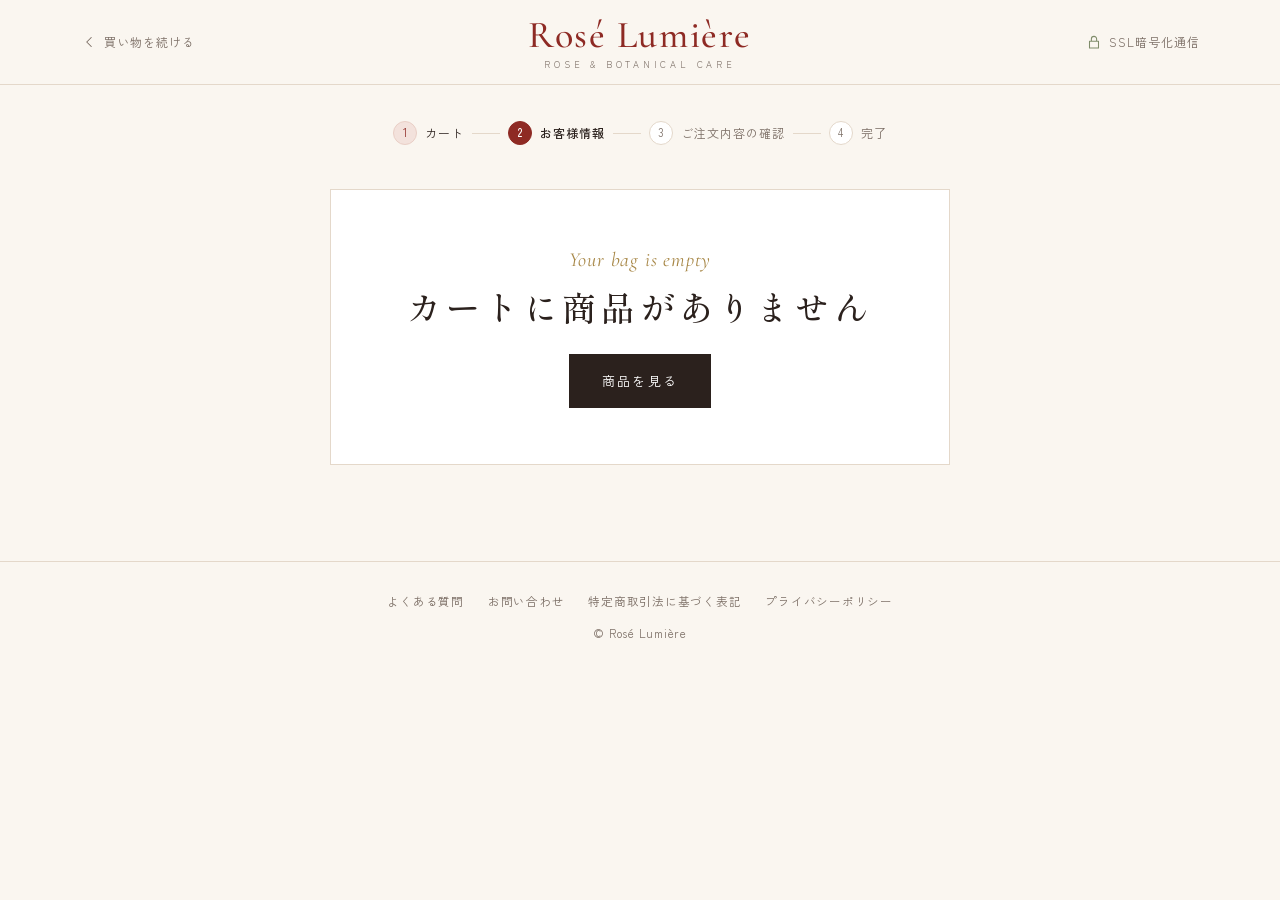
<file: checkout.html>
<!DOCTYPE html>
<html lang="ja">
<head>
<meta charset="UTF-8">
<meta name="viewport" content="width=device-width, initial-scale=1">
<title>ご購入手続き | Rosé Lumière</title>
<meta name="robots" content="noindex">
<meta name="theme-color" content="#8e2a24">
<link rel="icon" href="data:image/svg+xml,%3Csvg xmlns='http://www.w3.org/2000/svg' viewBox='0 0 64 64'%3E%3Crect width='64' height='64' rx='14' fill='%238e2a24'/%3E%3Ctext x='32' y='45' font-family='Georgia,serif' font-size='38' font-style='italic' text-anchor='middle' fill='%23e2cd94'%3ER%3C/text%3E%3C/svg%3E">
<link rel="preconnect" href="https://fonts.googleapis.com">
<link rel="preconnect" href="https://fonts.gstatic.com" crossorigin>
<link href="https://fonts.googleapis.com/css2?family=Cormorant+Garamond:ital,wght@0,400;0,500;0,600;1,400;1,500&family=Shippori+Mincho:wght@400;500;600&family=Zen+Kaku+Gothic+New:wght@400;500&display=swap" rel="stylesheet">
<link rel="stylesheet" href="css/style.css">
<link rel="stylesheet" href="css/checkout.css">
</head>
<body class="co-page">

<header class="co-header">
  <div class="co-header-inner">
    <a href="index.html#products" class="co-back">
      <svg viewBox="0 0 24 24" aria-hidden="true"><path d="M15 6l-6 6 6 6"/></svg><span>買い物を続ける</span>
    </a>
    <a href="index.html" class="logo" aria-label="Rosé Lumière ホーム">
      <span class="logo-en">Rosé Lumière</span>
      <span class="logo-ja">ROSE &amp; BOTANICAL CARE</span>
    </a>
    <p class="co-secure"><svg viewBox="0 0 24 24" aria-hidden="true"><path d="M6 11h12v9H6z M8.5 11V8a3.5 3.5 0 0 1 7 0v3"/></svg><span>SSL暗号化通信</span></p>
  </div>
</header>

<main class="co-main">
  <ol class="co-steps" aria-label="ご購入の流れ">
    <li class="done"><span>1</span>カート</li>
    <li class="current" data-step="form" aria-current="step"><span>2</span>お客様情報</li>
    <li data-step="review"><span>3</span><i class="co-step-lbl"><em class="pc-only">ご注文内容の</em>確認</i></li>
    <li data-step="done"><span>4</span>完了</li>
  </ol>

  <!-- ===== 商品が無いとき ===== -->
  <section class="co-empty" id="coEmpty" hidden>
    <p class="section-en">Your bag is empty</p>
    <h1 class="section-title">カートに商品がありません</h1>
    <a href="index.html#products" class="btn btn-dark">商品を見る</a>
  </section>

  <div class="co-grid" id="coGrid">
    <!-- ===== 入力フォーム ===== -->
    <form class="co-form" id="coForm" novalidate>
      <h1 class="co-title">お客様情報の入力</h1>

      <fieldset class="co-box">
        <legend>ご連絡先</legend>
        <div class="co-row">
          <label class="co-field"><span class="co-label">メールアドレス<span class="req">必須</span></span>
            <input type="email" name="email" required autocomplete="email" inputmode="email" placeholder="example@mail.com">
            <span class="co-err">メールアドレスを正しく入力してください</span>
          </label>
          <label class="co-field"><span class="co-label">電話番号<span class="req">必須</span></span>
            <input type="tel" name="tel" required autocomplete="tel" inputmode="tel" pattern="0\d{1,4}-?\d{1,4}-?\d{3,4}" placeholder="090-1234-5678">
            <span class="co-err">電話番号を正しく入力してください</span>
          </label>
        </div>
      </fieldset>

      <fieldset class="co-box">
        <legend>お届け先</legend>
        <div class="co-row">
          <label class="co-field"><span class="co-label">姓<span class="req">必須</span></span>
            <input type="text" name="lastName" required autocomplete="family-name" placeholder="山田">
            <span class="co-err">姓を入力してください</span>
          </label>
          <label class="co-field"><span class="co-label">名<span class="req">必須</span></span>
            <input type="text" name="firstName" required autocomplete="given-name" placeholder="花子">
            <span class="co-err">名を入力してください</span>
          </label>
        </div>
        <div class="co-row">
          <label class="co-field"><span class="co-label">郵便番号<span class="req">必須</span></span>
            <input type="text" name="zip" required autocomplete="postal-code" inputmode="numeric" pattern="\d{3}-?\d{4}" maxlength="8" placeholder="123-4567">
            <span class="co-err">7桁の郵便番号を入力してください</span>
          </label>
          <label class="co-field"><span class="co-label">都道府県<span class="req">必須</span></span>
            <select name="pref" required autocomplete="address-level1"><option value="">選択してください</option></select>
            <span class="co-err">都道府県を選択してください</span>
          </label>
        </div>
        <label class="co-field"><span class="co-label">市区町村・番地<span class="req">必須</span></span>
          <input type="text" name="address" required autocomplete="address-line1" placeholder="渋谷区神宮前1-2-3">
          <span class="co-err">市区町村・番地を入力してください</span>
        </label>
        <label class="co-field"><span class="co-label">建物名・部屋番号<span class="opt">任意</span></span>
          <input type="text" name="building" autocomplete="address-line2" placeholder="ローズマンション 101">
        </label>
      </fieldset>

      <fieldset class="co-box">
        <legend>配送</legend>
        <div class="co-row">
          <label class="co-field"><span class="co-label">お届け希望日
            </span><select name="date" id="coDate"><option value="">指定なし（最短でお届け）</option></select>
          </label>
          <label class="co-field"><span class="co-label">お届け時間帯
            </span><select name="time">
              <option value="">指定なし</option><option>午前中</option><option>14〜16時</option>
              <option>16〜18時</option><option>18〜20時</option><option>19〜21時</option>
            </select>
          </label>
        </div>
        <label class="co-check">
          <input type="checkbox" name="gift" id="coGift">
          <span><strong>ギフト包装を希望する（無料）</strong><small>リボン付きのボックスでお届けします</small></span>
        </label>
        <div class="co-gift" id="coGiftBox" hidden>
          <label class="co-field"><span class="co-label">メッセージカード<span class="opt">任意・100文字まで</span></span>
            <textarea name="message" rows="3" maxlength="100" placeholder="いつもありがとう。"></textarea>
            <span class="co-count"><span id="coMsgCount">0</span> / 100</span>
          </label>
          <label class="co-check co-check-sm">
            <input type="checkbox" name="hidePrice" checked>
            <span>納品書に金額を記載しない</span>
          </label>
        </div>
      </fieldset>

      <fieldset class="co-box">
        <legend>お支払い方法</legend>
        <div class="co-pay">
          <label class="co-radio">
            <input type="radio" name="pay" value="card" checked>
            <span><strong>クレジットカード</strong><small>VISA / Mastercard / JCB / AMEX / Diners。ご注文確定後、決済代行会社の安全な画面でカード情報を入力します。</small></span>
          </label>
          <label class="co-radio">
            <input type="radio" name="pay" value="konbini">
            <span><strong>コンビニ払い</strong><small>ご注文後、お支払い番号をメールでお送りします。ご入金確認後の発送です。</small></span>
          </label>
          <label class="co-radio">
            <input type="radio" name="pay" value="cod">
            <span><strong>代金引換</strong><small>商品お受け取り時に配達員へお支払いください。手数料 ¥330</small></span>
          </label>
          <label class="co-radio">
            <input type="radio" name="pay" value="bank">
            <span><strong>銀行振込（前払い）</strong><small>ご注文後、振込先をメールでお送りします。ご入金確認後の発送です。</small></span>
          </label>
        </div>
      </fieldset>

      <div class="co-submit">
        <p class="co-form-err" role="alert"></p>
        <button type="submit" class="btn btn-dark btn-block">ご注文内容の確認へ進む</button>
        <a href="index.html#products" class="co-sublink">買い物を続ける</a>
      </div>
    </form>

    <!-- ===== 確認画面（特定商取引法 第12条の6 に対応した最終確認） ===== -->
    <section class="co-review" id="coReview" hidden aria-labelledby="reviewTitle">
      <h1 class="co-title" id="reviewTitle" tabindex="-1">ご注文内容の確認</h1>
      <p class="co-lead">以下の内容でよろしければ「注文を確定する」を押してください。まだご注文は確定していません。</p>
      <dl class="co-dl" id="coReviewList"></dl>
      <div class="co-policy">
        <h2>返品・キャンセルについて</h2>
        <p>商品の性質上、お客様都合による開封後の返品はお受けできません。未開封の場合は、商品到着後8日以内にご連絡ください（返送料はお客様負担）。不良品・誤配送の場合は送料当社負担で交換いたします。ご注文確定後のキャンセルは、発送前に限り承ります。</p>
      </div>
      <label class="co-check">
        <input type="checkbox" id="coAgree">
        <span><a href="#">特定商取引法に基づく表記</a>・<a href="#">プライバシーポリシー</a>に同意する</span>
      </label>
      <div class="co-submit">
        <p class="co-form-err" id="coAgreeErr" role="alert"></p>
        <button type="button" class="btn btn-dark btn-block" id="coPlace">注文を確定する</button>
        <button type="button" class="co-sublink" id="coEdit">入力内容を修正する</button>
      </div>
    </section>

    <!-- ===== ご注文内容（右側） ===== -->
    <aside class="co-summary" aria-label="ご注文内容">
      <button type="button" class="co-sum-toggle" aria-expanded="false" aria-controls="coSumBody">
        <span>ご注文内容を表示</span><strong class="co-sum-total">¥0</strong>
      </button>
      <div class="co-sum-body" id="coSumBody">
        <h2 class="co-sum-h">ご注文内容 <span id="coBuyNowTag" class="co-tag" hidden>この商品のみ購入</span></h2>
        <ul class="co-items" id="coItems"></ul>
        <form class="co-coupon" id="coCoupon" novalidate>
          <label class="sr-only" for="coCouponInput">クーポンコード</label>
          <input type="text" id="coCouponInput" placeholder="クーポンコード" autocomplete="off" autocapitalize="characters">
          <button type="submit" class="btn btn-line">適用</button>
        </form>
        <p class="co-coupon-msg" id="coCouponMsg" role="status"></p>
        <dl class="totals co-totals" id="coTotals"></dl>
        <p class="co-ship-note" id="coShipNote"></p>
      </div>
    </aside>
  </div>

  <!-- ===== 完了画面 ===== -->
  <section class="co-done" id="coDone" hidden aria-labelledby="doneTitle">
    <div class="co-done-mark" aria-hidden="true"><svg viewBox="0 0 24 24"><path d="M5 12.5l4.5 4.5L19 7.5"/></svg></div>
    <p class="section-en">Thank you</p>
    <h1 class="section-title" id="doneTitle" tabindex="-1">ご注文ありがとうございました</h1>
    <p class="co-order-no">ご注文番号 <strong id="coOrderNo"></strong></p>
    <p class="co-done-text" id="coDoneText"></p>
    <p class="co-demo">※ これはデモサイトです。実際の注文・決済・メール送信は行われていません。</p>
    <a href="index.html" class="btn btn-dark">トップページへ戻る</a>
  </section>
</main>

<footer class="co-footer">
  <ul>
    <li><a href="index.html#faq">よくある質問</a></li>
    <li><a href="index.html#contact">お問い合わせ</a></li>
    <li><a href="#">特定商取引法に基づく表記</a></li>
    <li><a href="#">プライバシーポリシー</a></li>
  </ul>
  <p>&copy; Rosé Lumière</p>
</footer>

<script src="js/products.js"></script>
<script src="js/checkout.js"></script>
</body>
</html>
</file>
<file: css/style.css>
@charset "UTF-8";
/* =========================================================
   Rosé Lumière — style.css
   色・フォントは :root の変数を変えるだけで全体に反映されます
   ========================================================= */
:root {
  --ruby: #8e2a24;
  --ruby-dark: #5e1a16;
  --rose: #c9776c;
  --blush: #f3e2dc;
  --blush-deep: #e9cfc6;
  --sage: #7f8c6a;
  --gold: #a88848;
  --gold-light: #e2cd94;
  --ivory: #faf6f0;
  --paper: #f2ebe1;
  --ink: #2b211d;
  --muted: #7c6f66;
  --line: #e4d8ca;
  --white: #fff;

  --serif-en: "Cormorant Garamond", "Times New Roman", serif;
  --serif-ja: "Shippori Mincho", "Hiragino Mincho ProN", "Yu Mincho", serif;
  --sans: "Zen Kaku Gothic New", "Hiragino Sans", "Yu Gothic", "Meiryo", sans-serif;

  --header-h: 64px; /* スクロール中に見えているメニューバーの高さ */
  --ease: cubic-bezier(.22, .61, .36, 1);
}

*, *::before, *::after { box-sizing: border-box; }
html { scroll-behavior: smooth; scroll-padding-top: calc(var(--header-h) + 8px); }
body {
  margin: 0;
  font-family: var(--serif-ja);
  color: var(--ink);
  background: var(--ivory);
  line-height: 1.95;
  font-size: 15px;
  letter-spacing: .05em;
  -webkit-font-smoothing: antialiased;
  overflow-x: hidden;
}
body.lock { overflow: hidden; }
img { display: block; max-width: 100%; height: auto; }
a { color: inherit; text-decoration: none; transition: color .25s, opacity .25s; }
h1, h2, h3, p, ul, ol, dl, dd, blockquote, figure { margin: 0; padding: 0; }
ul, ol { list-style: none; }
em { font-style: normal; color: var(--ruby); }
button { font: inherit; color: inherit; }
.sr-only { position: absolute; width: 1px; height: 1px; overflow: hidden; clip: rect(0 0 0 0); white-space: nowrap; }
:focus-visible { outline: 2px solid var(--rose); outline-offset: 3px; }

.container { width: min(1200px, 100% - 40px); margin-inline: auto; }

/* ---------- ボタン ---------- */
.btn {
  display: inline-flex; align-items: center; justify-content: center;
  padding: 1em 2.4em; border: 1px solid transparent; border-radius: 0;
  font-family: var(--sans); font-size: 13px; letter-spacing: .18em;
  cursor: pointer; transition: background .3s, color .3s, border-color .3s;
}
.btn-dark { background: var(--ink); color: var(--white); }
.btn-dark:hover { background: var(--ruby); }
.btn-line { border-color: var(--ink); color: var(--ink); background: transparent; }
.btn-line:hover { background: var(--ink); color: var(--white); }
.btn-light { background: var(--white); color: var(--ink); }
.btn-light:hover { background: var(--gold-light); }
.btn-block { width: 100%; }
.text-link {
  display: inline-flex; align-items: center; gap: .8em; margin-top: 28px;
  font-family: var(--sans); font-size: 13px; letter-spacing: .14em; color: var(--ink);
  border-bottom: 1px solid var(--ink); padding-bottom: 4px;
}
.text-link::after { content: "→"; transition: transform .3s; }
.text-link:hover { color: var(--ruby); border-color: var(--ruby); }
.text-link:hover::after { transform: translateX(4px); }

.icon-btn {
  position: relative; display: inline-grid; place-items: center;
  width: 44px; height: 44px; padding: 0; background: none; border: 0; cursor: pointer; color: var(--ink);
}
.icon-btn svg { width: 22px; height: 22px; fill: none; stroke: currentColor; stroke-width: 1.3; stroke-linejoin: round; stroke-linecap: round; }
.icon-btn:hover { color: var(--ruby); }

/* ---------- お知らせバー ---------- */
.announce { background: var(--ruby-dark); color: #f7e9e4; font-family: var(--sans); font-size: 12px; letter-spacing: .12em; }
.announce-track { position: relative; height: 36px; overflow: hidden; }
.announce-track p {
  /* display:grid だと <strong> が別の行になり、スマホで文字が切れていたため block に */
  position: absolute; inset: 0; display: block; line-height: 36px; padding: 0 16px; text-align: center;
  white-space: nowrap; overflow: hidden; text-overflow: ellipsis;
  opacity: 0; transform: translateY(100%); transition: opacity .6s var(--ease), transform .6s var(--ease);
}
.announce-track p.is-active { opacity: 1; transform: none; }
.announce-track p.is-leaving { opacity: 0; transform: translateY(-100%); }
.announce strong { color: var(--gold-light); font-weight: 500; }

/* ---------- ヘッダー ---------- */
/* PC：上段＝ロゴ、下段＝目立つメニューバー（スクロールするとメニューバーだけ上に残ります） */
.site-header {
  --logo-h: 88px;
  position: sticky; top: calc(-1 * var(--logo-h)); z-index: 60;
  background: var(--ivory);
  box-shadow: 0 6px 24px rgba(60, 20, 10, .08);
}
.header-inner {
  display: grid; grid-template-columns: 1fr auto 1fr; grid-template-areas: "toggle logo icons" "nav nav nav";
  align-items: center;
}
.nav-toggle { grid-area: toggle; }
.logo { grid-area: logo; height: var(--logo-h); justify-content: center; }
.header-icons { grid-area: icons; justify-self: end; padding-right: 20px; }
.gnav { grid-area: nav; }

.logo { display: flex; flex-direction: column; align-items: center; line-height: 1; color: var(--ruby); }
.logo-en { font-family: var(--serif-en); font-size: 38px; font-weight: 500; letter-spacing: .04em; }
.logo-ja { font-family: var(--sans); font-size: 9px; letter-spacing: .42em; color: var(--muted); margin-top: 6px; }

.gnav { background: var(--ruby); }
.gnav ul { display: flex; justify-content: center; width: min(1280px, 100%); margin-inline: auto; }
.gnav ul li { flex: 1; max-width: 190px; position: relative; }
.gnav ul li + li::before {
  content: ""; position: absolute; left: 0; top: 50%; height: 26px; width: 1px;
  background: rgba(255,255,255,.2); transform: translateY(-50%);
}
.gnav ul a {
  position: relative; display: flex; flex-direction: column; align-items: center; justify-content: center;
  height: 64px; padding: 0 8px; color: var(--white); line-height: 1.25; text-align: center;
  transition: background .3s;
}
.gnav ul a .en { font-family: var(--serif-en); font-size: 19px; font-weight: 500; letter-spacing: .06em; }
.gnav ul a .ja { font-family: var(--sans); font-size: 11px; color: var(--gold-light); letter-spacing: .12em; margin-top: 3px; }
.gnav ul a::after {
  content: ""; position: absolute; left: 22%; right: 22%; bottom: 10px; height: 2px; background: var(--gold-light);
  transform: scaleX(0); transition: transform .35s var(--ease);
}
.gnav ul a:hover, .gnav ul a.is-current { background: var(--ruby-dark); color: var(--white); }
.gnav ul a:hover::after, .gnav ul a.is-current::after { transform: scaleX(1); }
.gnav ul li:first-child a { background: var(--gold); }
.gnav ul li:first-child a .ja { color: var(--white); }
.gnav ul li:first-child a:hover { background: #8f7238; }
.gnav-foot { display: none; }
.header-icons { display: flex; gap: 4px; }
.cart-count {
  position: absolute; top: 4px; right: 2px; min-width: 18px; height: 18px; padding: 0 5px;
  border-radius: 9px; background: var(--ruby); color: var(--white);
  font-family: var(--sans); font-size: 10px; line-height: 18px; text-align: center; letter-spacing: 0;
  transition: transform .3s;
}
.cart-count.bump { transform: scale(1.35); }
.nav-toggle { display: none; }
.nav-toggle span { position: absolute; left: 12px; right: 12px; height: 1px; background: var(--ink); transition: transform .3s, opacity .3s; }
.nav-toggle span:nth-child(1) { top: 16px; }
.nav-toggle span:nth-child(2) { top: 22px; }
.nav-toggle span:nth-child(3) { top: 28px; }
.nav-open .nav-toggle span:nth-child(1) { transform: translateY(6px) rotate(45deg); }
.nav-open .nav-toggle span:nth-child(2) { opacity: 0; }
.nav-open .nav-toggle span:nth-child(3) { transform: translateY(-6px) rotate(-45deg); }

/* ---------- ヒーロー ---------- */
.hero {
  position: relative; display: grid; grid-template-columns: 1fr 1fr;
  height: min(calc(100vh - 188px), 820px);
  height: min(calc(100svh - 188px), 820px);
  min-height: 580px; background: var(--blush);
}
.hero-media { position: relative; overflow: hidden; order: 2; }
.hero-media img {
  position: absolute; inset: 0; width: 100%; height: 100%; object-fit: cover; object-position: 50% 30%;
  animation: kenburns 18s ease-out forwards;
}
@keyframes kenburns { from { transform: scale(1.12); } to { transform: scale(1); } }
.hero-content {
  display: flex; flex-direction: column; justify-content: center;
  padding: 60px clamp(24px, 6vw, 96px);
  animation: fadeUp 1.2s .2s var(--ease) both;
}
@keyframes fadeUp { from { opacity: 0; transform: translateY(30px); } to { opacity: 1; transform: none; } }
.eyebrow { font-family: var(--sans); font-size: 12px; letter-spacing: .3em; color: var(--ruby); text-transform: uppercase; }
.hero h1 { font-weight: 400; margin-top: 20px; }
.hero-en {
  display: block; font-family: var(--serif-en); font-weight: 400;
  font-size: clamp(48px, 6.4vw, 96px); line-height: 1; letter-spacing: -.005em; color: var(--ink);
}
.hero-en em { font-style: italic; color: var(--ruby); }
.hero-ja { display: block; margin-top: 28px; font-size: clamp(17px, 1.7vw, 22px); letter-spacing: .24em; }
.hero-lead { margin-top: 18px; color: var(--muted); font-size: 14px; }
.hero-actions { margin-top: 40px; display: flex; gap: 12px; flex-wrap: wrap; }
.scroll-cue {
  position: absolute; left: clamp(24px, 6vw, 96px); bottom: 28px;
  font-family: var(--sans); font-size: 10px; letter-spacing: .3em; color: var(--muted);
  display: flex; align-items: center; gap: 14px;
}
.scroll-cue::after { content: ""; width: 60px; height: 1px; background: var(--muted); transform-origin: left; animation: line 2.4s ease-in-out infinite; }
@keyframes line { 0% { transform: scaleX(0); } 50% { transform: scaleX(1); transform-origin: left; } 51% { transform-origin: right; } 100% { transform: scaleX(0); transform-origin: right; } }

/* ---------- カテゴリー ---------- */
.categories { padding: 56px 0 24px; }
.cat-list { display: grid; grid-template-columns: repeat(5, 1fr); gap: 20px; }
.cat-list a { display: flex; flex-direction: column; align-items: center; text-align: center; }
.cat-img { width: min(140px, 100%); aspect-ratio: 1; border-radius: 50%; overflow: hidden; background: var(--paper); }
.cat-img img { width: 100%; height: 100%; object-fit: cover; transition: transform .6s var(--ease); }
.cat-list a:hover .cat-img img { transform: scale(1.08); }
.cat-en { font-family: var(--serif-en); font-size: 19px; margin-top: 14px; line-height: 1.2; }
.cat-ja { font-family: var(--sans); font-size: 11px; color: var(--muted); letter-spacing: .14em; }
.cat-list a:hover .cat-en { color: var(--ruby); }

/* ---------- セクション共通 ---------- */
.section { padding: clamp(80px, 10vw, 140px) 0; }
.section-head { text-align: center; margin-bottom: 56px; }
.section-head.left { text-align: left; margin-bottom: 36px; }
.section-en { font-family: var(--serif-en); font-style: italic; font-size: 20px; color: var(--gold); letter-spacing: .04em; line-height: 1.4; }
.section-title { font-size: clamp(24px, 2.8vw, 34px); font-weight: 500; letter-spacing: .14em; line-height: 1.6; margin-top: 6px; }
.section-desc { margin-top: 18px; color: var(--muted); font-size: 14px; }

/* ---------- 商品 ---------- */
.products { padding-top: 80px; }
.filter { display: flex; justify-content: center; gap: 10px; flex-wrap: wrap; }
.chip {
  padding: .5em 1.6em; border: 1px solid var(--line); background: transparent; border-radius: 999px;
  font-family: var(--sans); font-size: 12.5px; letter-spacing: .1em; cursor: pointer; transition: all .25s;
}
.chip:hover { border-color: var(--ink); }
.chip.is-active { background: var(--ink); border-color: var(--ink); color: var(--white); }
.product-grid { display: grid; grid-template-columns: repeat(4, 1fr); gap: 36px 24px; }
.product.is-hidden { display: none; }
.product-media { position: relative; aspect-ratio: 4 / 5; overflow: hidden; background: var(--paper); }
.product-media img { width: 100%; height: 100%; object-fit: cover; transition: transform 1s var(--ease); }
.product:hover .product-media img { transform: scale(1.06); }
.product { display: flex; flex-direction: column; }
.product-info { flex: 1; display: flex; flex-direction: column; }
.product-row { margin-top: auto !important; padding-top: 12px; }
.product-actions { display: flex; gap: 8px; margin-top: 14px; }
.btn-buy { flex: 1; padding: .95em 1em; letter-spacing: .14em; }
.btn-cart {
  flex: none; width: 46px; display: grid; place-items: center; padding: 0; cursor: pointer;
  border: 1px solid var(--ink); background: transparent; color: var(--ink); transition: background .3s, color .3s;
}
.btn-cart svg { width: 20px; height: 20px; fill: none; stroke: currentColor; stroke-width: 1.3; stroke-linejoin: round; stroke-linecap: round; }
.btn-cart:hover { background: var(--ink); color: var(--white); }
.shop-toolbar { display: flex; justify-content: space-between; align-items: center; gap: 16px; flex-wrap: wrap; margin: -24px 0 36px; }
.shop-toolbar .filter { margin: 0; }
.toolbar-right { display: flex; align-items: center; gap: 16px; }
.result-count { font-family: var(--sans); font-size: 12px; color: var(--muted); letter-spacing: .08em; }
.sort select {
  appearance: none; -webkit-appearance: none; font-family: var(--sans); font-size: 12.5px; letter-spacing: .06em; color: var(--ink);
  padding: .55em 2.4em .55em 1.1em; border: 1px solid var(--line); border-radius: 999px; cursor: pointer;
  background: var(--white) url("data:image/svg+xml,%3Csvg xmlns='http://www.w3.org/2000/svg' viewBox='0 0 12 8'%3E%3Cpath d='M1 1l5 5 5-5' fill='none' stroke='%237c6f66' stroke-width='1.3'/%3E%3C/svg%3E") no-repeat right 1em center / 10px;
}
.sort select:hover { border-color: var(--ink); }
.noscript { text-align: center; color: var(--muted); }
.badge-limited { background: var(--gold); color: var(--white); }
.link-btn { background: none; border-top: 0; border-left: 0; border-right: 0; cursor: pointer; padding-left: 0; padding-right: 0; }
.badge {
  position: absolute; top: 12px; left: 12px; z-index: 1;
  background: var(--white); color: var(--ruby); font-family: var(--serif-en); font-style: italic;
  font-size: 14px; padding: 2px 12px; letter-spacing: .04em;
}
.badge-new { background: var(--ruby); color: var(--white); }
.product-info { padding-top: 16px; }
.product-cat { font-family: var(--serif-en); font-style: italic; color: var(--gold); font-size: 15px; line-height: 1.4; }
.product h3 { font-size: 15.5px; font-weight: 500; line-height: 1.6; margin-top: 4px; }
.product-desc { font-family: var(--sans); font-size: 12.5px; color: var(--muted); margin-top: 8px; line-height: 1.8; }
.product-row { display: flex; align-items: baseline; justify-content: space-between; gap: 8px; margin-top: 12px; flex-wrap: wrap; }
.price { font-family: var(--serif-en); font-size: 21px; font-weight: 500; }
.price small { font-family: var(--sans); font-size: 10px; color: var(--muted); margin-left: 4px; }
/* 評価の星：--r（0〜5）の値だけ金色に塗られます */
.rating { display: inline-flex; align-items: center; gap: 6px; font-size: 11px; letter-spacing: .05em; }
.stars::before {
  content: "★★★★★"; letter-spacing: .08em;
  background: linear-gradient(90deg, var(--gold) calc(var(--r, 5) / 5 * 100%), var(--line) 0);
  -webkit-background-clip: text; background-clip: text; color: transparent;
}
.rating small { color: var(--muted); font-family: var(--sans); }
.product-cat .size { font-family: var(--sans); font-style: normal; font-size: 10.5px; color: var(--muted); letter-spacing: .06em; margin-left: 6px; }
.qv-link { padding: 0; border: 0; background: none; cursor: pointer; text-align: left; font: inherit; letter-spacing: inherit; line-height: inherit; }
.qv-link:hover { color: var(--ruby); }
.qv-open {
  position: absolute; inset: 0; z-index: 0; border: 0; background: transparent; cursor: pointer; padding: 0;
  display: grid; place-items: center;
}
.qv-open span {
  font-family: var(--sans); font-size: 11.5px; letter-spacing: .18em; color: var(--ink);
  background: rgba(250, 246, 240, .9); padding: .6em 1.4em; border-radius: 999px;
  opacity: 0; transform: translateY(-6px); transition: opacity .35s, transform .35s var(--ease);
}
.product:hover .qv-open span, .qv-open:focus-visible span { opacity: 1; transform: none; }

/* ---------- 安心ポイント ---------- */
.perks { padding: 8px 0 0; }
.perk-list {
  display: grid; grid-template-columns: repeat(4, 1fr);
  border-block: 1px solid var(--line);
}
.perk-list li { display: flex; align-items: center; justify-content: center; gap: 14px; padding: 22px 12px; }
.perk-list li + li { border-left: 1px solid var(--line); }
.perk-list svg { flex: none; width: 28px; height: 28px; fill: none; stroke: var(--ruby); stroke-width: 1.2; stroke-linejoin: round; stroke-linecap: round; }
.perk-list div { display: flex; flex-direction: column; line-height: 1.5; }
.perk-list strong { font-weight: 500; font-size: 13.5px; letter-spacing: .08em; }
.perk-list span { font-family: var(--sans); font-size: 11px; color: var(--muted); letter-spacing: .06em; }

/* ---------- ストーリー ---------- */
.story { background: var(--paper); }
.story-grid { display: grid; grid-template-columns: 1fr 1fr; gap: clamp(40px, 7vw, 110px); align-items: center; }
.story-media { position: relative; padding: 0 12% 14% 0; }
.story-main { width: 100%; aspect-ratio: 4 / 5; object-fit: cover; }
.story-sub {
  position: absolute; right: 0; bottom: 0; width: 44%; aspect-ratio: 3 / 4; object-fit: cover;
  border: 10px solid var(--paper);
}
.story-text > p:not(.section-en) { margin-top: 22px; }
.story-text .section-title { margin-bottom: 8px; }
.stats {
  display: grid; grid-template-columns: repeat(3, 1fr); gap: 12px;
  margin-top: 40px; padding: 28px 0; border-block: 1px solid var(--line);
}
.stats div { text-align: center; }
.stats dt { font-family: var(--serif-en); font-size: 46px; color: var(--ruby); line-height: 1; }
.stats dt small { font-size: 18px; margin: 0 2px; }
.stats dd { font-family: var(--sans); font-size: 11.5px; color: var(--muted); margin-top: 10px; }

/* ---------- マーキー ---------- */
.marquee { overflow: hidden; background: var(--ruby); color: var(--blush); padding: 22px 0; }
.marquee-track { display: flex; width: max-content; align-items: center; gap: 40px; animation: marquee 40s linear infinite; }
.marquee span { font-family: var(--serif-en); font-style: italic; font-size: clamp(26px, 3.4vw, 44px); white-space: nowrap; }
.marquee i { font-style: normal; color: var(--gold-light); font-size: 18px; }
@keyframes marquee { to { transform: translateX(-50%); } }

/* ---------- 成分 ---------- */
.ingredients { position: relative; overflow: hidden; }
.ingredients-bg { position: absolute; inset: 0; z-index: -1; }
.ingredients-bg img { width: 100%; height: 100%; object-fit: cover; }
.ingredients-bg::after { content: ""; position: absolute; inset: 0; background: linear-gradient(180deg, rgba(250,246,240,.82), rgba(250,246,240,.94)); }
.ing-grid { display: grid; grid-template-columns: repeat(4, 1fr); gap: 20px; }
.ing {
  background: rgba(255,255,255,.75); backdrop-filter: blur(6px);
  padding: 36px 28px; border: 1px solid rgba(255,255,255,.9);
  transition: transform .4s var(--ease), box-shadow .4s;
}
.ing:hover { transform: translateY(-6px); box-shadow: 0 20px 40px rgba(80, 40, 20, .08); }
.ing-no { font-family: var(--serif-en); font-size: 40px; color: var(--rose); line-height: 1; }
.ing h3 { font-size: 18px; font-weight: 500; margin-top: 18px; letter-spacing: .1em; }
.ing-en { font-family: var(--serif-en); font-style: italic; color: var(--gold); font-size: 15px; line-height: 1.4; }
.ing p:last-child { font-family: var(--sans); font-size: 13px; color: var(--muted); margin-top: 14px; line-height: 1.9; }
.free-list { display: flex; justify-content: center; flex-wrap: wrap; gap: 10px 14px; margin-top: 48px; }
.free-list li {
  font-family: var(--sans); font-size: 12.5px; letter-spacing: .1em;
  padding: .45em 1.3em; border: 1px solid var(--sage); color: #5d6a4b; border-radius: 999px; background: rgba(255,255,255,.6);
}
.free-list li::before { content: "✓ "; }

/* ---------- 使い方 ---------- */
.ritual { padding: 0; background: var(--ivory); }
.ritual-grid { display: grid; grid-template-columns: 1fr 1fr; min-height: 720px; }
.ritual-media { position: relative; overflow: hidden; }
.ritual-media img { position: absolute; inset: 0; width: 100%; height: 100%; object-fit: cover; object-position: 50% 25%; }
.ritual-body { padding: clamp(60px, 8vw, 120px) clamp(24px, 6vw, 100px); align-self: center; }
.tabs { display: flex; gap: 32px; margin: 32px 0 12px; border-bottom: 1px solid var(--line); }
.tab {
  position: relative; padding: 10px 0; background: none; border: 0; cursor: pointer;
  font-family: var(--serif-en); font-size: 20px; color: var(--muted);
}
.tab::after { content: ""; position: absolute; left: 0; right: 0; bottom: -1px; height: 2px; background: var(--ruby); transform: scaleX(0); transition: transform .35s var(--ease); }
.tab.is-active { color: var(--ink); }
.tab.is-active::after { transform: scaleX(1); }
.steps li { display: flex; gap: 22px; padding: 22px 0; border-bottom: 1px solid var(--line); }
.steps li:last-child { border-bottom: 0; }
.steps > li > span { font-family: var(--serif-en); font-style: italic; font-size: 30px; color: var(--rose); line-height: 1; min-width: 36px; }
.steps h3 { font-size: 16px; font-weight: 500; letter-spacing: .1em; line-height: 1.5; }
.steps p { font-family: var(--sans); font-size: 13px; color: var(--muted); margin-top: 4px; line-height: 1.85; }
.steps:not([hidden]) li { animation: fadeUp .6s var(--ease) both; }
.steps li:nth-child(2) { animation-delay: .06s; }
.steps li:nth-child(3) { animation-delay: .12s; }
.steps li:nth-child(4) { animation-delay: .18s; }

/* ---------- ギフト ---------- */
.gift { display: grid; grid-template-columns: 1.2fr 1fr; background: var(--blush); }
.gift-media { position: relative; min-height: 520px; overflow: hidden; }
.gift-media img { position: absolute; inset: 0; width: 100%; height: 100%; object-fit: cover; }
.gift-body { padding: clamp(56px, 7vw, 100px) clamp(24px, 6vw, 90px); align-self: center; }
.gift-body > p:not(.section-en):not(.gift-price) { margin-top: 22px; font-size: 14px; }
.gift-price { margin: 28px 0 30px; display: flex; align-items: baseline; gap: 14px; flex-wrap: wrap; }
.gift-contents { display: flex; flex-wrap: wrap; gap: 8px; margin-top: 22px; }
.gift-contents li { font-family: var(--sans); font-size: 11.5px; letter-spacing: .06em; padding: .35em 1em; border: 1px solid var(--blush-deep); background: rgba(255,255,255,.6); border-radius: 999px; }
.gift-actions { display: flex; gap: 12px; flex-wrap: wrap; }
.gift-price strong { font-family: var(--serif-en); font-size: 48px; font-weight: 500; color: var(--ruby); line-height: 1; }
.gift-price small { font-family: var(--sans); font-size: 11px; color: var(--muted); }

/* ---------- お客様の声 ---------- */
.voice-grid { display: grid; grid-template-columns: repeat(3, 1fr); gap: 24px; }
.voice { background: var(--white); padding: 40px 34px 30px; border: 1px solid var(--line); display: flex; flex-direction: column; }
.stars { color: var(--gold); letter-spacing: .2em; font-size: 13px; }
.voice blockquote { margin-top: 16px; font-size: 15px; line-height: 2; flex: 1; }
.voice figcaption { margin-top: 24px; padding-top: 16px; border-top: 1px solid var(--line); font-family: var(--sans); font-size: 12px; color: var(--muted); display: flex; justify-content: space-between; }
.voice figcaption span { color: var(--rose); }

/* ---------- お知らせ ---------- */
.journal { background: var(--white); }
.journal-grid { display: grid; grid-template-columns: 280px 1fr; gap: 60px; align-items: start; }
.journal .text-link { margin-top: 12px; }
.news-list li { border-bottom: 1px solid var(--line); }
.news-list li:first-child { border-top: 1px solid var(--line); }
.news-list a { display: grid; grid-template-columns: auto auto 1fr; gap: 24px; align-items: center; padding: 24px 8px; transition: background .3s, padding .3s; }
.news-list a:hover { background: var(--ivory); padding-left: 16px; }
.news-list time { font-family: var(--serif-en); font-size: 17px; color: var(--muted); }
.tag { font-family: var(--sans); font-size: 10px; letter-spacing: .14em; padding: 2px 10px; border: 1px solid var(--ruby); color: var(--ruby); min-width: 56px; text-align: center; }
.tag-fill { background: var(--ruby); color: var(--white); }
.news-list a:hover .news-title { color: var(--ruby); }

/* ---------- Instagram ---------- */
.insta { padding: clamp(80px, 10vw, 120px) 0 0; }
.insta .section-head { margin-bottom: 40px; }
.insta-grid { display: grid; grid-template-columns: repeat(6, 1fr); }
.insta-grid a { display: block; aspect-ratio: 1; overflow: hidden; position: relative; }
.insta-grid img { width: 100%; height: 100%; object-fit: cover; transition: transform .8s var(--ease); }
.insta-grid a::after { content: ""; position: absolute; inset: 0; background: rgba(142, 42, 36, .25); opacity: 0; transition: opacity .4s; }
.insta-grid a:hover img { transform: scale(1.08); }
.insta-grid a:hover::after { opacity: 1; }

/* ---------- FAQ / お問い合わせ ---------- */
.faq { background: var(--paper); }
.faq-grid { display: grid; grid-template-columns: 1fr 1fr; gap: clamp(40px, 6vw, 90px); }
.faq-list details { border-bottom: 1px solid var(--line); }
.faq-list details:first-child { border-top: 1px solid var(--line); }
.faq-list summary { list-style: none; cursor: pointer; padding: 22px 40px 22px 0; position: relative; font-weight: 500; font-size: 15px; }
.faq-list summary::-webkit-details-marker { display: none; }
.faq-list summary::before, .faq-list summary::after {
  content: ""; position: absolute; right: 8px; top: 50%; width: 14px; height: 1px; background: var(--ink); transition: transform .3s;
}
.faq-list summary::after { transform: rotate(90deg); }
.faq-list details[open] summary::after { transform: rotate(0); }
.faq-list summary:hover { color: var(--ruby); }
.faq-list details p { padding: 0 0 24px; font-family: var(--sans); font-size: 13.5px; color: var(--muted); }

.contact-form { display: grid; gap: 18px; }
.field-row { display: grid; grid-template-columns: 1fr 1fr; gap: 18px; }
.contact-form label { display: grid; gap: 8px; font-family: var(--sans); font-size: 12.5px; letter-spacing: .08em; }
.req { display: inline-block; margin-left: 8px; font-size: 10px; color: var(--ruby); }
.contact-form input, .contact-form select, .contact-form textarea {
  width: 100%; padding: 14px; border: 1px solid var(--line); border-radius: 0; background: var(--white);
  font: inherit; font-size: 15px; color: var(--ink); transition: border-color .2s;
}
.contact-form input:focus, .contact-form select:focus, .contact-form textarea:focus { outline: none; border-color: var(--ink); }
.contact-form .invalid { border-color: var(--ruby); background: #fdf3f1; }
.contact-form label.consent { display: flex; align-items: center; gap: 10px; cursor: pointer; }
.contact-form .consent input { width: 18px; height: 18px; flex: none; margin: 0; accent-color: var(--ruby); }
.contact-form .consent input.invalid { outline: 2px solid var(--ruby); outline-offset: 2px; }
.contact-form .consent a { text-decoration: underline; }
.form-msg { font-family: var(--sans); font-size: 13px; text-align: center; min-height: 1.5em; }
.form-msg.ok { color: #4f6b3a; }
.form-msg.err { color: var(--ruby); }

/* ---------- ニュースレター ---------- */
.newsletter { background: var(--ruby); color: var(--white); padding: 64px 0; }
.newsletter-inner { display: grid; grid-template-columns: 1fr 1fr; gap: 40px; align-items: center; }
.newsletter .section-en { color: var(--gold-light); }
.newsletter h2 { font-size: clamp(18px, 2vw, 22px); font-weight: 500; letter-spacing: .1em; line-height: 1.7; }
.nl-form { display: flex; }
.nl-form input {
  flex: 1; min-width: 0; padding: 0 18px; border: 1px solid rgba(255,255,255,.5); border-right: 0; background: transparent;
  color: var(--white); font: inherit; font-size: 15px;
}
.nl-form input::placeholder { color: rgba(255,255,255,.65); }
.nl-form input:focus { outline: none; border-color: var(--white); }
.nl-form input.invalid { border-color: var(--gold-light); }

/* ---------- フッター ---------- */
.site-footer { background: #241a17; color: rgba(255,255,255,.72); padding: 80px 0 28px; font-family: var(--sans); font-size: 13px; }
.footer-grid { display: grid; grid-template-columns: 2fr 1fr 1fr 1.3fr; gap: 40px; padding-bottom: 56px; border-bottom: 1px solid rgba(255,255,255,.1); }
.site-footer .logo-en { color: var(--gold-light); font-size: 34px; display: block; }
.footer-tag { margin-top: 6px; font-family: var(--serif-ja); letter-spacing: .2em; font-size: 12px; }
.sns { display: flex; gap: 20px; margin-top: 28px; font-family: var(--serif-en); font-size: 16px; }
.footer-h { font-family: var(--serif-en); font-style: italic; font-size: 18px; color: var(--white); margin-bottom: 14px; }
.site-footer li { margin-bottom: 8px; }
.site-footer a:hover { color: var(--gold-light); }
.footer-bottom { display: flex; justify-content: space-between; gap: 16px; padding-top: 24px; font-size: 11px; letter-spacing: .1em; flex-wrap: wrap; }
.footer-bottom a { text-decoration: underline; }

/* ---------- カートドロワー ---------- */
.drawer-overlay {
  position: fixed; inset: 0; z-index: 90; background: rgba(36, 26, 23, .45);
  opacity: 0; pointer-events: none; transition: opacity .4s;
}
.cart-drawer {
  position: fixed; top: 0; right: 0; bottom: 0; z-index: 100; width: min(420px, 100%);
  background: var(--ivory); display: flex; flex-direction: column;
  transform: translateX(100%); transition: transform .5s var(--ease); visibility: hidden;
}
.cart-is-open .drawer-overlay { opacity: 1; pointer-events: auto; }
.cart-is-open .cart-drawer { transform: none; visibility: visible; }
.drawer-head { display: flex; justify-content: space-between; align-items: center; padding: 14px 16px 14px 24px; border-bottom: 1px solid var(--line); }
.drawer-head p { font-family: var(--serif-en); font-size: 22px; }
.ship-bar { padding: 18px 24px; border-bottom: 1px solid var(--line); font-family: var(--sans); font-size: 12.5px; }
.ship-bar strong { color: var(--ruby); }
.ship-track { height: 4px; background: var(--line); margin-top: 10px; border-radius: 2px; overflow: hidden; }
.ship-fill { display: block; height: 100%; width: 0; background: var(--ruby); transition: width .5s var(--ease); }
.cart-items { flex: 1; overflow-y: auto; padding: 0 24px; }
.cart-item { display: grid; grid-template-columns: 76px 1fr auto; gap: 16px; padding: 20px 0; border-bottom: 1px solid var(--line); align-items: start; }
.cart-item img { width: 76px; height: 95px; object-fit: cover; }
.cart-item h4 { margin: 0; font-size: 14px; font-weight: 500; line-height: 1.5; }
.cart-item .ci-price { font-family: var(--serif-en); font-size: 17px; margin-top: 4px; }
.qty { display: inline-flex; align-items: center; border: 1px solid var(--line); margin-top: 10px; }
.qty button { width: 30px; height: 30px; border: 0; background: none; cursor: pointer; font-size: 15px; }
.qty button:hover { color: var(--ruby); }
.qty span { min-width: 28px; text-align: center; font-family: var(--sans); font-size: 13px; }
.ci-remove { background: none; border: 0; cursor: pointer; font-family: var(--sans); font-size: 11px; color: var(--muted); text-decoration: underline; padding: 0; }
.ci-remove:hover { color: var(--ruby); }
.cart-empty { padding: 56px 24px; text-align: center; color: var(--muted); font-family: var(--sans); font-size: 13px; display: none; flex: 1; }
.cart-empty .btn { margin-top: 24px; }
.cart-drawer.is-empty .cart-empty { display: block; }
.cart-drawer.is-empty .cart-items { display: none; }
.upsell { padding: 16px 24px; background: var(--blush); border-top: 1px solid var(--line); }
.upsell-h { font-family: var(--sans); font-size: 11.5px; letter-spacing: .08em; color: var(--ruby-dark); margin-bottom: 10px; }
.upsell-item { display: grid; grid-template-columns: 52px 1fr auto; gap: 14px; align-items: center; }
.upsell-item img { width: 52px; height: 64px; object-fit: cover; }
.up-name { font-size: 13px; line-height: 1.5; }
.up-price { font-family: var(--serif-en); font-size: 16px; line-height: 1.4; }
.up-price small { font-family: var(--sans); font-size: 10.5px; color: var(--muted); }
.upsell .up-add { padding: .6em 1.2em; font-size: 11.5px; letter-spacing: .1em; }
.drawer-foot { padding: 18px 24px 24px; border-top: 1px solid var(--line); background: var(--white); }
.totals { margin: 0 0 16px; font-family: var(--sans); font-size: 12.5px; }
.totals div { display: flex; justify-content: space-between; align-items: baseline; padding: 2px 0; }
.totals dd { margin: 0; }
.totals .grand { margin-top: 8px; padding-top: 10px; border-top: 1px solid var(--line); font-size: 13px; }
.totals .grand small { font-size: 10.5px; color: var(--muted); }
.totals .grand dd { font-family: var(--serif-en); font-size: 26px; font-weight: 500; color: var(--ink); }

/* ---------- クイックビュー ---------- */
.qv {
  width: min(960px, calc(100% - 32px)); max-height: calc(100dvh - 48px); padding: 0; border: 0;
  background: var(--ivory); color: var(--ink); overflow: auto;
}
.qv::backdrop { background: rgba(36, 26, 23, .5); }
.qv[open] { animation: qvIn .45s var(--ease); }
@keyframes qvIn { from { opacity: 0; transform: translateY(24px); } to { opacity: 1; transform: none; } }
.qv-close { position: absolute; top: 8px; right: 8px; z-index: 2; background: rgba(250,246,240,.85); }
.qv-grid { display: grid; grid-template-columns: 1fr 1.05fr; }
.qv-media { background: var(--paper); }
.qv-media img { width: 100%; height: 100%; aspect-ratio: 4 / 5; object-fit: cover; }
.qv-body { padding: 44px 40px 36px; }
.qv-title { font-size: 21px; font-weight: 500; letter-spacing: .1em; line-height: 1.6; margin-top: 4px; }
.qv-rating { margin-top: 8px; font-size: 13px; }
.qv-rating[hidden] { display: none; }
.qv-price { margin-top: 10px; font-size: 28px; }
.qv-desc { margin-top: 14px; font-family: var(--sans); font-size: 13px; color: var(--muted); line-height: 1.9; }
.qv-buy { display: flex; gap: 12px; margin-top: 24px; }
.qv-buy .qty { margin: 0; }
.qv-buy .qty button { width: 40px; height: 100%; }
.qv-buy .btn { flex: 1; }
.qv-buynow { margin-top: 10px; }
.qv-ship { margin-top: 10px; font-family: var(--sans); font-size: 11.5px; color: var(--ruby); letter-spacing: .06em; }
.qv-acc { border-bottom: 1px solid var(--line); }
.qv-acc:first-of-type { margin-top: 24px; border-top: 1px solid var(--line); }
.qv-acc summary { list-style: none; cursor: pointer; padding: 14px 0; font-size: 14px; font-weight: 500; display: flex; justify-content: space-between; }
.qv-acc summary::-webkit-details-marker { display: none; }
.qv-acc summary::after { content: "+"; font-family: var(--sans); color: var(--muted); }
.qv-acc[open] summary::after { content: "−"; }
.qv-acc p, .qv-acc ul { padding-bottom: 16px; font-family: var(--sans); font-size: 12.5px; color: var(--muted); line-height: 1.9; white-space: pre-line; }
.qv-ing li::before { content: "・"; color: var(--rose); }
.drawer-foot .note { margin-top: 10px; font-family: var(--sans); font-size: 11px; color: var(--muted); text-align: center; }

/* ---------- トースト / トップへ ---------- */
.toast {
  position: fixed; left: 50%; bottom: 28px; z-index: 110;
  transform: translate(-50%, 160%); opacity: 0;
  background: var(--ink); color: var(--white); padding: 14px 26px;
  font-family: var(--sans); font-size: 13px; letter-spacing: .06em;
  box-shadow: 0 10px 30px rgba(0,0,0,.2); transition: transform .4s var(--ease), opacity .4s;
  width: max-content; max-width: calc(100% - 32px); text-align: center;
}
.toast.show { transform: translate(-50%, 0); opacity: 1; }
.to-top {
  position: fixed; right: 20px; bottom: 20px; z-index: 50;
  width: 48px; height: 48px; display: grid; place-items: center;
  background: var(--white); border: 1px solid var(--line); color: var(--ink);
  opacity: 0; pointer-events: none; transition: opacity .3s, background .3s;
}
.to-top svg { width: 20px; height: 20px; fill: none; stroke: currentColor; stroke-width: 1.4; }
.to-top.show { opacity: 1; pointer-events: auto; }
.to-top:hover { background: var(--ink); color: var(--white); }

/* ---------- スクロール表示 ---------- */
.js .reveal { opacity: 0; transform: translateY(30px); transition: opacity 1s var(--ease), transform 1s var(--ease); }
.js .reveal.in { opacity: 1; transform: none; }

@media (prefers-reduced-motion: reduce) {
  html { scroll-behavior: auto; }
  *, *::before, *::after { animation: none !important; transition: none !important; }
  .js .reveal { opacity: 1; transform: none; }
}

/* =========================================================
   レスポンシブ
   ========================================================= */
@media (max-width: 1100px) {
  .product-grid { grid-template-columns: repeat(2, 1fr); }
  .ing-grid { grid-template-columns: repeat(2, 1fr); }
  .footer-grid { grid-template-columns: 1fr 1fr 1fr; }
  .footer-brand { grid-column: 1 / -1; }
}

@media (max-width: 960px) {
  :root { --header-h: 62px; }
  .site-header { --logo-h: 62px; top: 0; }
  .header-inner { grid-template-columns: 44px 1fr 44px; grid-template-areas: "toggle logo icons"; padding: 0 8px; }
  .header-icons { padding-right: 0; }
  .logo-en { font-size: 25px; }
  .logo-ja { font-size: 7.5px; }
  .nav-toggle { display: inline-grid; }
  .hide-sp { display: none; }
  .gnav {
    position: fixed; top: var(--header-h); left: 0; right: 0; bottom: 0; z-index: 55;
    background: var(--ruby); padding: 8px 20px 40px; overflow-y: auto;
    transform: translateX(-100%); transition: transform .45s var(--ease); visibility: hidden;
  }
  .nav-open .gnav { transform: none; visibility: visible; }
  .gnav ul { flex-direction: column; }
  .gnav ul li { max-width: none; }
  .gnav ul li + li::before { display: none; }
  .gnav ul a {
    flex-direction: row; justify-content: space-between; align-items: baseline;
    height: auto; padding: 18px 8px; border-bottom: 1px solid rgba(255,255,255,.18);
  }
  .gnav ul a .en { font-size: 24px; }
  .gnav ul a .ja { font-size: 12px; }
  .gnav ul a::after { display: none; }
  .gnav ul li:first-child a { margin: 12px 0 8px; border-bottom: 0; padding-inline: 16px; }
  .gnav-foot { display: flex; gap: 24px; margin-top: 28px; font-family: var(--serif-en); font-size: 18px; color: var(--gold-light); }

  .hero { grid-template-columns: 1fr; height: auto; min-height: 0; }
  /* 画像を低めにして、スマホでも最初の画面にボタンが見えるように */
  .hero-media { order: 0; aspect-ratio: 16 / 11; }
  .hero-media img { object-position: 50% 40%; }
  .perk-list { grid-template-columns: 1fr 1fr; }
  .perk-list li { justify-content: flex-start; }
  .perk-list li:nth-child(3) { border-left: 0; }
  .perk-list li:nth-child(n+3) { border-top: 1px solid var(--line); }
  .qv-grid { grid-template-columns: 1fr; }
  .qv-media img { aspect-ratio: 4 / 3; }
  .qv-body { padding: 28px 22px 28px; }
  .qv-open span { display: none; }
  .hero-content { padding: 44px 24px 72px; }
  .scroll-cue { display: none; }

  .cat-list { grid-template-columns: repeat(5, 120px); overflow-x: auto; scroll-snap-type: x mandatory; padding-bottom: 8px; width: 100%; padding-inline: 20px; gap: 12px; scrollbar-width: none; }
  .cat-list::-webkit-scrollbar { display: none; }
  .cat-list li { scroll-snap-align: start; }
  .cat-img { width: 96px; }
  .cat-en { font-size: 16px; }

  .story-grid, .faq-grid, .newsletter-inner, .journal-grid { grid-template-columns: 1fr; }
  .journal-grid { gap: 8px; }
  .ritual-grid { grid-template-columns: 1fr; min-height: 0; }
  .ritual-media { aspect-ratio: 4 / 3.4; }
  .gift { grid-template-columns: 1fr; }
  .gift-media { min-height: 0; aspect-ratio: 4 / 3; }
  .voice-grid { grid-template-columns: 1fr; }
  .insta-grid { grid-template-columns: repeat(3, 1fr); }
}

@media (max-width: 600px) {
  body { font-size: 14px; }
  .container { width: calc(100% - 32px); }
  .product-grid { gap: 28px 12px; }
  .product h3 { font-size: 13.5px; }
  .product-desc { display: none; }
  .product-cat .size { display: block; margin: 0; }
  .perk-list li { padding: 16px 8px; gap: 10px; }
  .perk-list svg { width: 22px; height: 22px; }
  .perk-list strong { font-size: 12px; letter-spacing: .02em; }
  .perk-list span { font-size: 10px; letter-spacing: 0; }
  .hero-content { padding: 32px 20px 56px; }
  .hero-ja { margin-top: 20px; }
  .hero-actions { margin-top: 28px; }
  .price { font-size: 18px; }
  .shop-toolbar { justify-content: center; margin-top: -28px; }
  .toolbar-right { width: 100%; justify-content: space-between; }
  .btn-buy { font-size: 12px; letter-spacing: .08em; padding: .85em .4em; }
  .btn-cart { width: 40px; }
  .product-actions { gap: 6px; }
  .ing-grid { grid-template-columns: 1fr; }
  .field-row { grid-template-columns: 1fr; }
  .news-list a { grid-template-columns: auto 1fr; gap: 6px 14px; padding: 20px 4px; }
  .news-list .news-title { grid-column: 1 / -1; }
  .tag { justify-self: start; }
  .stats dt { font-size: 36px; }
  .footer-grid { grid-template-columns: 1fr 1fr; }
  .footer-bottom { flex-direction: column; text-align: center; }
  .nl-form { flex-direction: column; gap: 10px; }
  .nl-form input { border-right: 1px solid rgba(255,255,255,.5); padding: 14px 18px; }
  .hero-actions .btn { flex: 1; padding-inline: .6em; letter-spacing: .06em; font-size: 12px; white-space: nowrap; }
  .announce { font-size: 11px; letter-spacing: .04em; }
}
</file>
<file: css/checkout.css>
@charset "UTF-8";
/* =========================================================
   Rosé Lumière — checkout.css（ご購入手続きページ）
   色やフォントは style.css の :root の変数を使っています
   ========================================================= */
.co-page { background: var(--ivory); }
[hidden] { display: none !important; }

/* ---------- ヘッダー ---------- */
.co-header { background: var(--ivory); border-bottom: 1px solid var(--line); }
.co-header-inner {
  width: min(1120px, 100% - 40px); margin-inline: auto; height: 84px;
  display: grid; grid-template-columns: 1fr auto 1fr; align-items: center;
}
.co-header .logo { height: auto; }
.co-back, .co-secure {
  display: inline-flex; align-items: center; gap: 6px;
  font-family: var(--sans); font-size: 12px; letter-spacing: .08em; color: var(--muted);
}
.co-back:hover { color: var(--ruby); }
.co-secure { justify-self: end; }
.co-back svg, .co-secure svg { width: 18px; height: 18px; fill: none; stroke: currentColor; stroke-width: 1.4; stroke-linejoin: round; stroke-linecap: round; }
.co-secure svg { color: var(--sage); }

/* ---------- 進行状況 ---------- */
.co-main { width: min(1120px, 100% - 40px); margin-inline: auto; padding: 36px 0 96px; }
.co-steps { display: flex; justify-content: center; gap: 0; margin-bottom: 44px; counter-reset: s; }
.co-steps li {
  position: relative; display: flex; align-items: center; gap: 8px; padding: 0 22px;
  font-family: var(--sans); font-size: 12px; letter-spacing: .08em; color: var(--muted);
}
.co-steps li + li::before { content: ""; position: absolute; left: -14px; top: 50%; width: 28px; height: 1px; background: var(--line); }
.co-steps span {
  display: grid; place-items: center; width: 24px; height: 24px; border-radius: 50%;
  border: 1px solid var(--line); font-size: 11px; background: var(--white);
}
.co-steps li.done { color: var(--ink); }
.co-steps li.done span { background: var(--blush); border-color: var(--blush-deep); color: var(--ruby); }
.co-steps li.current { color: var(--ink); font-weight: 500; }
.co-steps li.current span { background: var(--ruby); border-color: var(--ruby); color: var(--white); }

/* ---------- レイアウト ---------- */
.co-grid { display: grid; grid-template-columns: minmax(0, 1fr) 380px; gap: 48px; align-items: start; }
.co-title { font-size: 24px; font-weight: 500; letter-spacing: .14em; margin-bottom: 24px; }
.co-title:focus { outline: none; }
.co-lead { font-family: var(--sans); font-size: 13px; color: var(--muted); margin: -10px 0 24px; }

/* ---------- 入力欄 ---------- */
.co-box { margin: 0 0 20px; padding: 26px 28px 28px; border: 1px solid var(--line); background: var(--white); min-width: 0; }
.co-box legend { float: left; width: 100%; padding: 0; margin-bottom: 18px; font-size: 16px; font-weight: 500; letter-spacing: .12em; }
.co-box legend + * { clear: both; }
.co-row { display: grid; grid-template-columns: 1fr 1fr; gap: 0 16px; }
.co-field { display: grid; gap: 6px; margin-bottom: 16px; font-family: var(--sans); font-size: 12.5px; letter-spacing: .06em; align-content: start; }
.co-field:last-child { margin-bottom: 0; }
.co-row .co-field { margin-bottom: 16px; }
.opt { display: inline-block; margin-left: 8px; font-size: 10px; color: var(--muted); }
.co-field input, .co-field select, .co-field textarea {
  width: 100%; padding: 13px 14px; border: 1px solid var(--line); border-radius: 0; background: var(--ivory);
  font: inherit; font-size: 16px; letter-spacing: .02em; color: var(--ink); transition: border-color .2s, background .2s;
}
.co-field select { appearance: none; -webkit-appearance: none; padding-right: 36px;
  background: var(--ivory) url("data:image/svg+xml,%3Csvg xmlns='http://www.w3.org/2000/svg' viewBox='0 0 12 8'%3E%3Cpath d='M1 1l5 5 5-5' fill='none' stroke='%237c6f66' stroke-width='1.3'/%3E%3C/svg%3E") no-repeat right 14px center / 10px; }
.co-field input:focus, .co-field select:focus, .co-field textarea:focus { outline: none; border-color: var(--ink); background-color: var(--white); }
.co-field ::placeholder { color: #b9ada3; }
.co-err { display: none; font-size: 11.5px; color: var(--ruby); }
.co-field.is-invalid input, .co-field.is-invalid select { border-color: var(--ruby); background-color: #fdf3f1; }
.co-field.is-invalid .co-err { display: block; }
.co-count { justify-self: end; font-size: 11px; color: var(--muted); }

.co-check { display: flex; gap: 12px; align-items: flex-start; margin-top: 4px; cursor: pointer; font-family: var(--sans); font-size: 13px; }
.co-check input { flex: none; width: 18px; height: 18px; margin: 2px 0 0; accent-color: var(--ruby); }
.co-check strong { display: block; font-weight: 500; }
.co-check small { display: block; font-size: 11.5px; color: var(--muted); }
.co-check a { text-decoration: underline; }
.co-check-sm { font-size: 12px; margin-top: 0; }
.co-gift { margin-top: 16px; padding: 18px; background: var(--blush); }

.co-pay { display: grid; gap: 10px; }
.co-radio {
  display: flex; gap: 14px; align-items: flex-start; padding: 16px 18px; cursor: pointer;
  border: 1px solid var(--line); background: var(--ivory); transition: border-color .2s, background .2s;
}
.co-radio:hover { border-color: var(--rose); }
.co-radio:has(input:checked) { border-color: var(--ruby); background: #fff8f6; box-shadow: inset 0 0 0 1px var(--ruby); }
.co-radio input { flex: none; width: 18px; height: 18px; margin: 3px 0 0; accent-color: var(--ruby); }
.co-radio strong { display: block; font-weight: 500; font-size: 14px; letter-spacing: .08em; }
.co-radio small { display: block; margin-top: 2px; font-family: var(--sans); font-size: 11.5px; color: var(--muted); line-height: 1.7; }

.co-submit { margin-top: 28px; display: grid; gap: 14px; justify-items: center; }
.co-submit .btn { padding-block: 1.25em; font-size: 14px; }
.co-form-err { font-family: var(--sans); font-size: 13px; color: var(--ruby); min-height: 1em; }
.co-form-err:empty { display: none; }
.co-sublink { background: none; border: 0; padding: 0; cursor: pointer; font-family: var(--sans); font-size: 12.5px; color: var(--muted); text-decoration: underline; letter-spacing: .06em; }
.co-sublink:hover { color: var(--ruby); }

/* ---------- 確認画面 ---------- */
.co-dl { margin: 0; border-top: 1px solid var(--line); background: var(--white); }
.co-dl div { display: grid; grid-template-columns: 180px 1fr; gap: 16px; padding: 16px 20px; border-bottom: 1px solid var(--line); }
.co-dl dt { font-family: var(--sans); font-size: 12px; color: var(--muted); letter-spacing: .08em; }
.co-dl dd { margin: 0; font-size: 14px; white-space: pre-line; line-height: 1.8; }
.co-policy { margin: 24px 0; padding: 20px 22px; background: var(--paper); }
.co-policy h2 { font-size: 14px; font-weight: 500; letter-spacing: .1em; }
.co-policy p { margin-top: 6px; font-family: var(--sans); font-size: 12px; color: var(--muted); line-height: 1.9; }

/* ---------- 注文内容（右側） ---------- */
.co-summary { position: sticky; top: 24px; background: var(--white); border: 1px solid var(--line); }
.co-sum-toggle { display: none; }
.co-sum-body { padding: 24px; }
.co-sum-h { font-size: 15px; font-weight: 500; letter-spacing: .12em; display: flex; align-items: center; gap: 10px; flex-wrap: wrap; }
.co-tag { font-family: var(--sans); font-size: 10px; letter-spacing: .08em; padding: 2px 8px; background: var(--blush); color: var(--ruby); }
.co-items { margin: 14px 0 0; }
.co-item { display: grid; grid-template-columns: 64px 1fr auto; gap: 14px; padding: 14px 0; border-bottom: 1px solid var(--line); align-items: start; }
.co-item-img { position: relative; }
.co-item-img img { width: 64px; height: 76px; object-fit: cover; }
.co-item-img b {
  position: absolute; top: -7px; right: -7px; min-width: 20px; height: 20px; padding: 0 5px; border-radius: 10px;
  background: var(--ink); color: var(--white); font: 500 10.5px/20px var(--sans); text-align: center; letter-spacing: 0;
}
.co-item-name { font-size: 13.5px; line-height: 1.5; }
.co-item-meta { font-family: var(--sans); font-size: 11px; color: var(--muted); }
.co-item .qty { margin-top: 8px; }
.co-item .qty button { width: 28px; height: 28px; }
.co-item .ci-remove { margin-left: 10px; }
.co-item-price { font-family: var(--serif-en); font-size: 17px; }
.co-coupon { display: flex; gap: 8px; margin-top: 18px; }
.co-coupon input {
  flex: 1; min-width: 0; padding: 10px 12px; border: 1px solid var(--line); background: var(--ivory);
  font: inherit; font-family: var(--sans); font-size: 14px; letter-spacing: .08em; text-transform: uppercase;
}
.co-coupon input:focus { outline: none; border-color: var(--ink); }
.co-coupon .btn { padding: .7em 1.4em; }
.co-coupon .btn:disabled, .co-coupon input:disabled { opacity: .5; cursor: default; }
.co-coupon-msg { font-family: var(--sans); font-size: 11.5px; margin-top: 6px; }
.co-coupon-msg:empty { display: none; }
.co-coupon-msg.ok { color: #4f6b3a; }
.co-coupon-msg.err { color: var(--ruby); }
.co-totals { margin: 18px 0 0; }
.co-discount dd { color: var(--ruby); }
.co-ship-note { margin-top: 10px; font-family: var(--sans); font-size: 11.5px; color: var(--ruby); text-align: right; }

/* ---------- 完了・空 ---------- */
.co-done, .co-empty { max-width: 620px; margin: 24px auto 0; text-align: center; padding: 56px 32px; background: var(--white); border: 1px solid var(--line); }
.co-done .section-title, .co-empty .section-title { margin: 6px 0 20px; }
.co-done .section-title:focus { outline: none; }
.co-done-mark { width: 64px; height: 64px; margin: 0 auto 18px; border-radius: 50%; background: var(--blush); display: grid; place-items: center; }
.co-done-mark svg { width: 30px; height: 30px; fill: none; stroke: var(--ruby); stroke-width: 1.6; stroke-linecap: round; stroke-linejoin: round; }
.co-order-no { font-family: var(--sans); font-size: 13px; color: var(--muted); }
.co-order-no strong { display: block; font-family: var(--serif-en); font-size: 26px; font-weight: 500; color: var(--ink); letter-spacing: .06em; }
.co-done-text { margin: 18px 0 8px; font-family: var(--sans); font-size: 13px; line-height: 1.9; }
.co-demo { margin-bottom: 28px; font-family: var(--sans); font-size: 11px; color: var(--muted); }

/* ---------- フッター ---------- */
.co-footer { border-top: 1px solid var(--line); padding: 28px 20px 36px; text-align: center; font-family: var(--sans); font-size: 11.5px; color: var(--muted); }
.co-footer ul { display: flex; justify-content: center; flex-wrap: wrap; gap: 6px 24px; margin-bottom: 10px; }
.co-footer a:hover { color: var(--ruby); }

/* ---------- スマホ ---------- */
@media (max-width: 960px) {
  .co-grid { grid-template-columns: 1fr; gap: 24px; }
  .co-summary { position: static; order: -1; }
  .co-sum-toggle {
    display: flex; justify-content: space-between; align-items: center; width: 100%; padding: 16px 20px;
    background: var(--white); border: 0; cursor: pointer; font-family: var(--sans); font-size: 13px; color: var(--ruby); letter-spacing: .06em;
  }
  .co-sum-toggle span::after { content: " ▾"; }
  .co-sum-toggle[aria-expanded="true"] span::after { content: " ▴"; }
  .co-sum-toggle strong { font-family: var(--serif-en); font-size: 20px; font-weight: 500; color: var(--ink); }
  .co-sum-body { display: none; padding-top: 0; }
  .co-summary.open .co-sum-body { display: block; }
}
@media (max-width: 600px) {
  .co-header-inner { width: calc(100% - 24px); height: 64px; grid-template-columns: 44px 1fr 44px; }
  .co-header .logo-en { font-size: 24px; }
  .co-header .logo-ja { font-size: 7px; }
  .co-back span, .co-secure span { display: none; }
  .co-main { width: calc(100% - 24px); padding-top: 20px; }
  .co-steps { margin-bottom: 24px; }
  .co-steps li { flex-direction: column; gap: 4px; padding: 0 8px; font-size: 10px; text-align: center; letter-spacing: 0; flex: 1; }
  .co-steps li + li::before { left: -18%; top: 12px; width: 36%; }
  .co-box { padding: 20px 16px 22px; }
  .co-row { grid-template-columns: 1fr; }
  .co-title { font-size: 20px; }
  .co-dl div { grid-template-columns: 1fr; gap: 4px; padding: 14px 16px; }
  .co-done, .co-empty { padding: 44px 20px; }
}

/* ヘッダーのロゴ位置（style.css の grid-area を打ち消す） */
.co-header .logo { grid-area: auto; justify-self: center; }
.co-steps em, .co-steps i { font-style: normal; color: inherit; }
@media (max-width: 600px) { .co-steps .pc-only { display: none; } }
</file>
